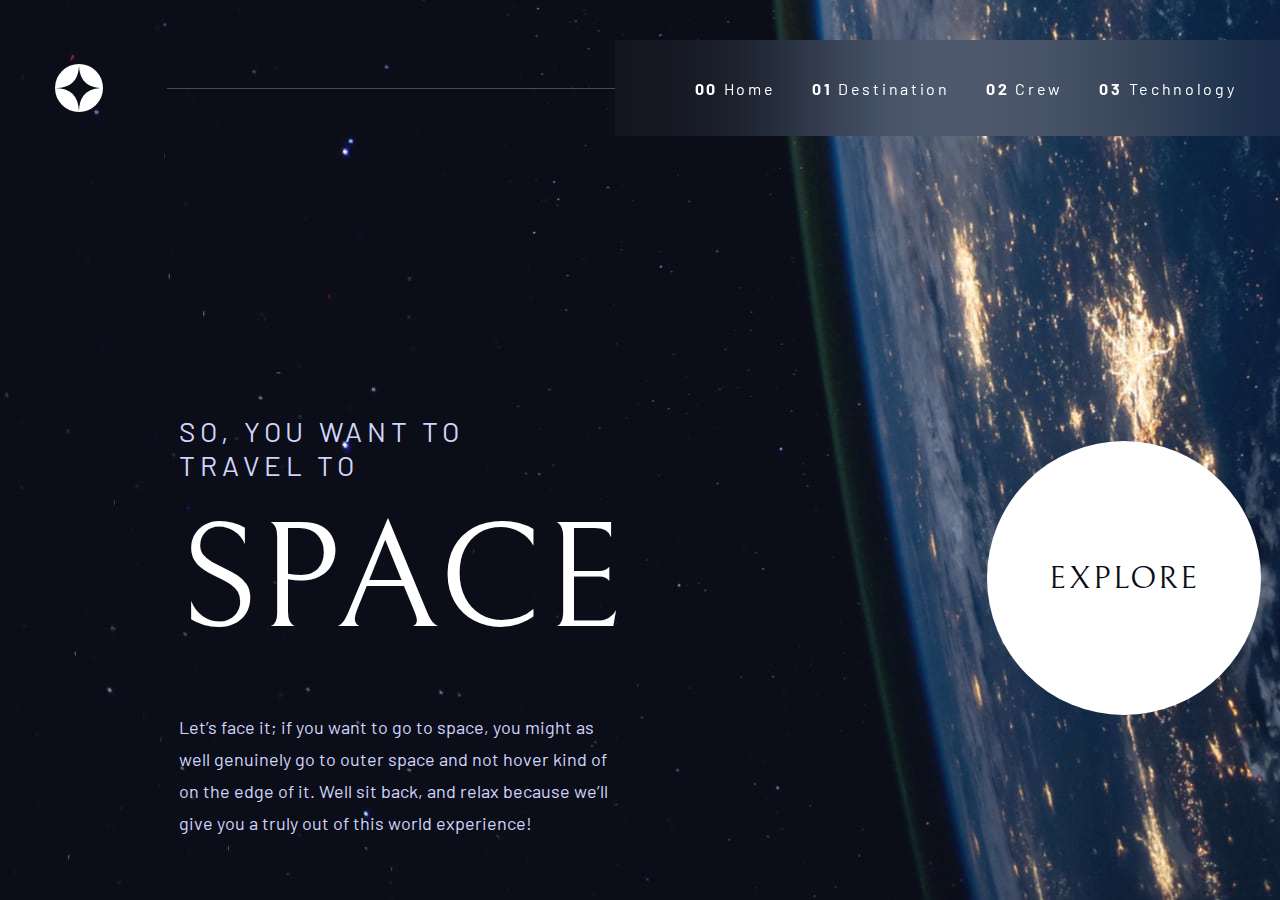
<file: starter-code/index.html>
<!DOCTYPE html>
<html lang="fr">

<head>
  <meta charset="UTF-8">
  <meta name="viewport" content="width=device-width, initial-scale=1.0">

  <link rel="icon" type="image/png" sizes="32x32" href="./assets/favicon-32x32.png">
  <link rel="stylesheet" href="/starter-code/css/style-home.css">

  <title>Frontend Mentor | Space tourism website</title>
</head>

<body>
  <main id="home">
    <header>
      <img src="/starter-code/assets/shared/logo.svg" alt=""></div>
      <div class="ligne"></div>
      <menu>
        <ul>
          <li> <a href="#"> <span>00</span> Home</li></a>
          <li> <a href="#"> <span>01</span> Destination</li></a>
          <li> <a href="#"> <span>02</span> Crew</li></a>
          <li> <a href="#"> <span>03</span> Technology</li></a>
        </ul>
      </menu>
    </header>
    <article>
      <div class="textes">
        <p>So, you want to travel to</p>
        <p>Space</p>
        <p>Let’s face it; if you want to go to space, you might as well genuinely go to
          outer space and not hover kind of on the edge of it. Well sit back, and relax
          because we’ll give you a truly out of this world experience!</p>
      </div>
      <div class="texte-explore">
        <p>Explore</p>
      </div>

    </article>
  </main>
</body>

</html>
</file>
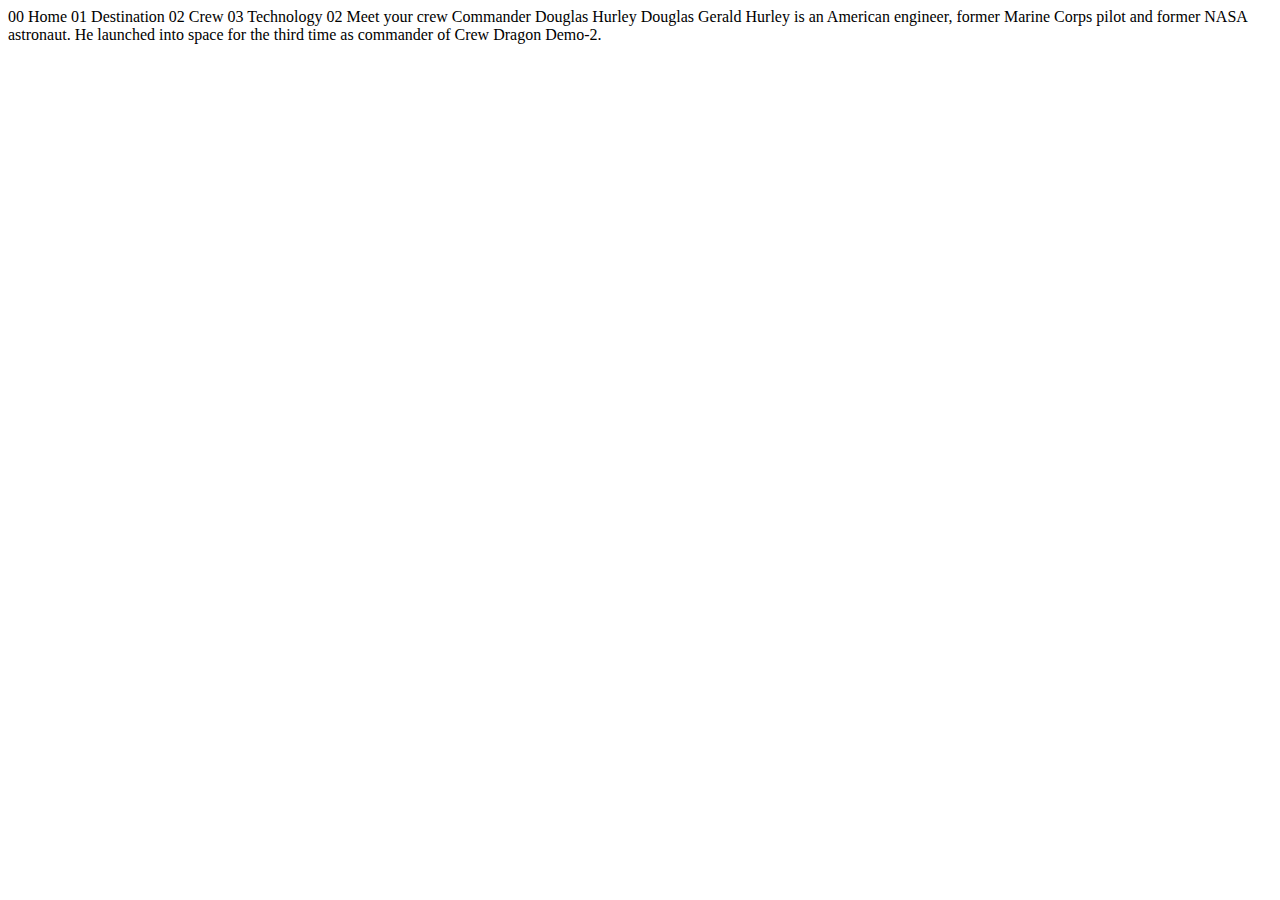
<file: starter-code/crew-commander.html>
<!DOCTYPE html>
<html lang="en">
<head>
  <meta charset="UTF-8">
  <meta name="viewport" content="width=device-width, initial-scale=1.0">

  <link rel="icon" type="image/png" sizes="32x32" href="./assets/favicon-32x32.png">
  
  <title>Frontend Mentor | Space tourism website</title>
</head>
<body>

  00 Home
  01 Destination
  02 Crew
  03 Technology

  02 Meet your crew

  Commander
  Douglas Hurley

  Douglas Gerald Hurley is an American engineer, former Marine Corps pilot 
  and former NASA astronaut. He launched into space for the third time as 
  commander of Crew Dragon Demo-2.
</body>
</html>
</file>
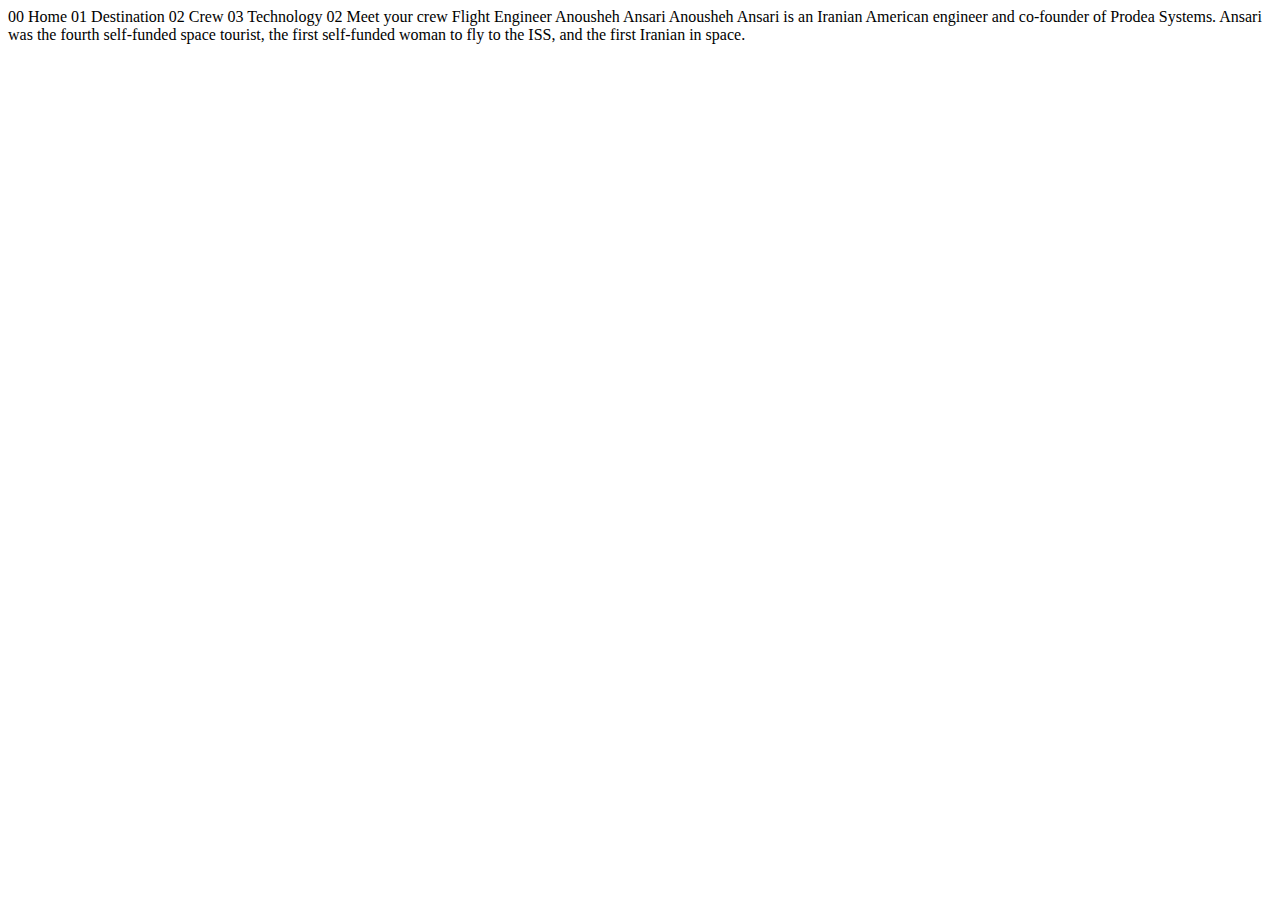
<file: starter-code/crew-engineer.html>
<!DOCTYPE html>
<html lang="en">
<head>
  <meta charset="UTF-8">
  <meta name="viewport" content="width=device-width, initial-scale=1.0">

  <link rel="icon" type="image/png" sizes="32x32" href="./assets/favicon-32x32.png">
  
  <title>Frontend Mentor | Space tourism website</title>
</head>
<body>

  00 Home
  01 Destination
  02 Crew
  03 Technology

  02 Meet your crew

  Flight Engineer
  Anousheh Ansari

  Anousheh Ansari is an Iranian American engineer and co-founder of Prodea Systems. 
  Ansari was the fourth self-funded space tourist, the first self-funded woman to 
  fly to the ISS, and the first Iranian in space. 
</body>
</html>
</file>
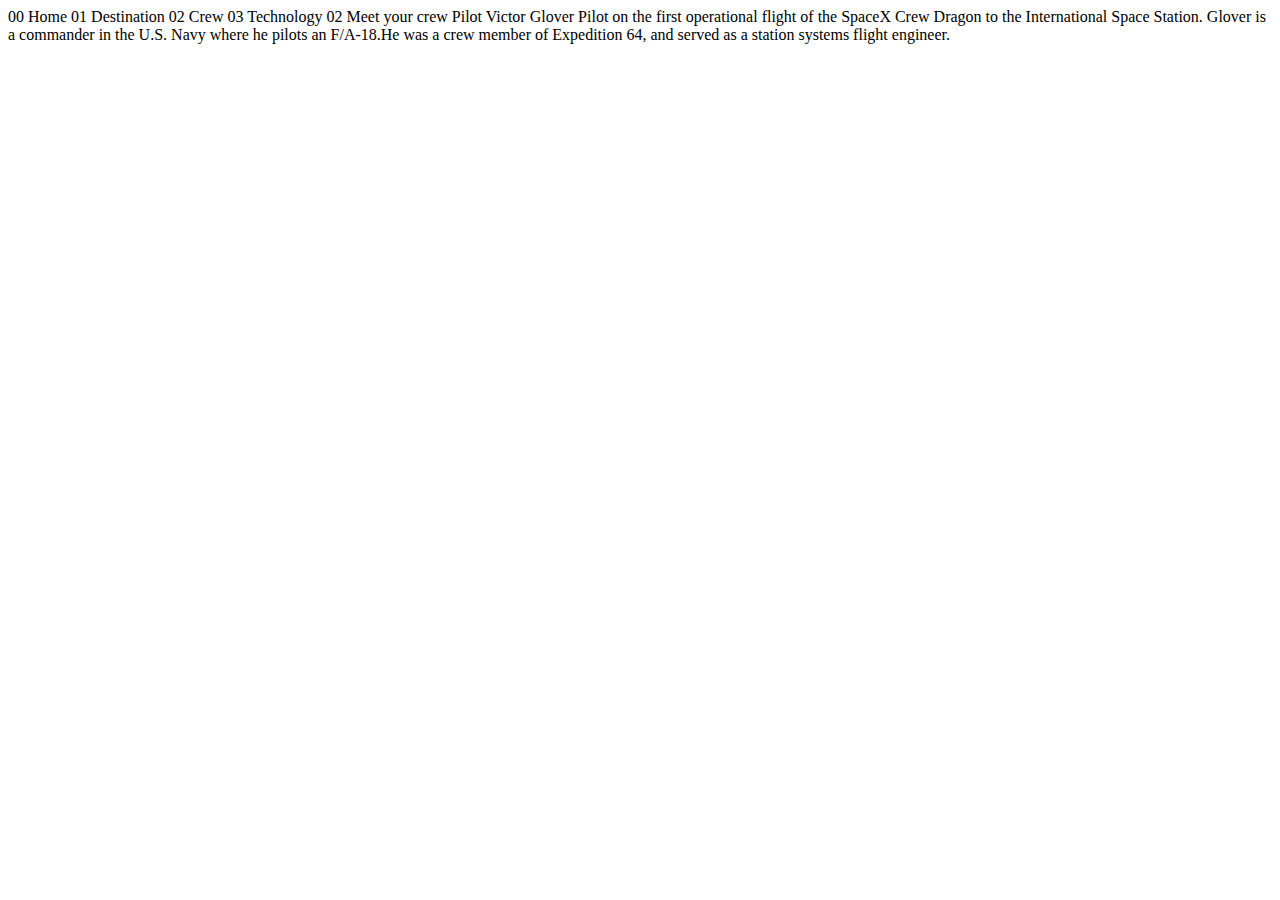
<file: starter-code/crew-pilot.html>
<!DOCTYPE html>
<html lang="en">
<head>
  <meta charset="UTF-8">
  <meta name="viewport" content="width=device-width, initial-scale=1.0">

  <link rel="icon" type="image/png" sizes="32x32" href="./assets/favicon-32x32.png">
  
  <title>Frontend Mentor | Space tourism website</title>
</head>
<body>

  00 Home
  01 Destination
  02 Crew
  03 Technology

  02 Meet your crew

  Pilot
  Victor Glover

  Pilot on the first operational flight of the SpaceX Crew Dragon to the 
  International Space Station. Glover is a commander in the U.S. Navy where 
  he pilots an F/A-18.He was a crew member of Expedition 64, and served as a 
  station systems flight engineer. 
</body>
</html>
</file>
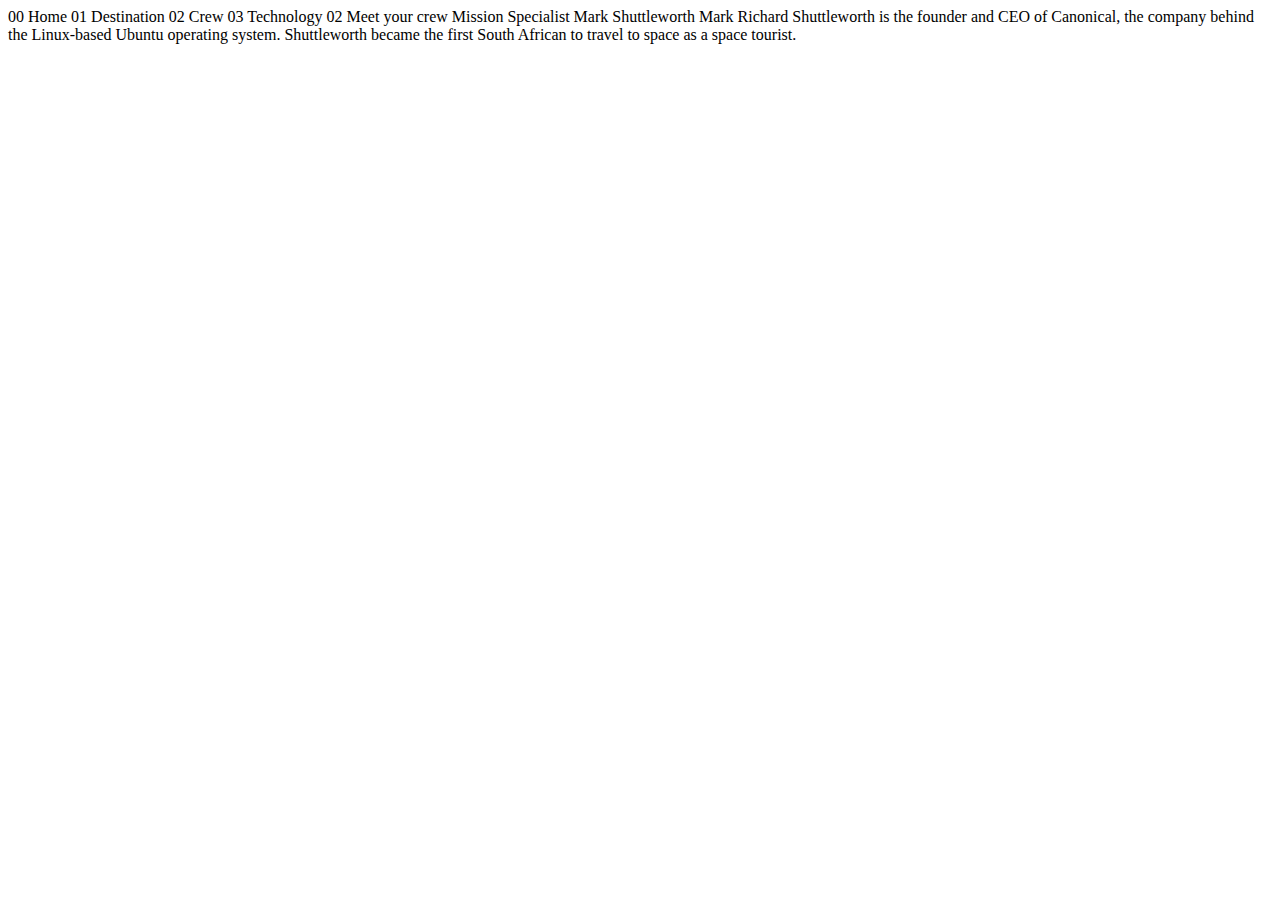
<file: starter-code/crew-specialist.html>
<!DOCTYPE html>
<html lang="en">
<head>
  <meta charset="UTF-8">
  <meta name="viewport" content="width=device-width, initial-scale=1.0">

  <link rel="icon" type="image/png" sizes="32x32" href="./assets/favicon-32x32.png">
  
  <title>Frontend Mentor | Space tourism website</title>
</head>
<body>

  00 Home
  01 Destination
  02 Crew
  03 Technology

  02 Meet your crew

  Mission Specialist
  Mark Shuttleworth

  Mark Richard Shuttleworth is the founder and CEO of Canonical, the company behind 
  the Linux-based Ubuntu operating system. Shuttleworth became the first South 
  African to travel to space as a space tourist.
</body>
</html>
</file>
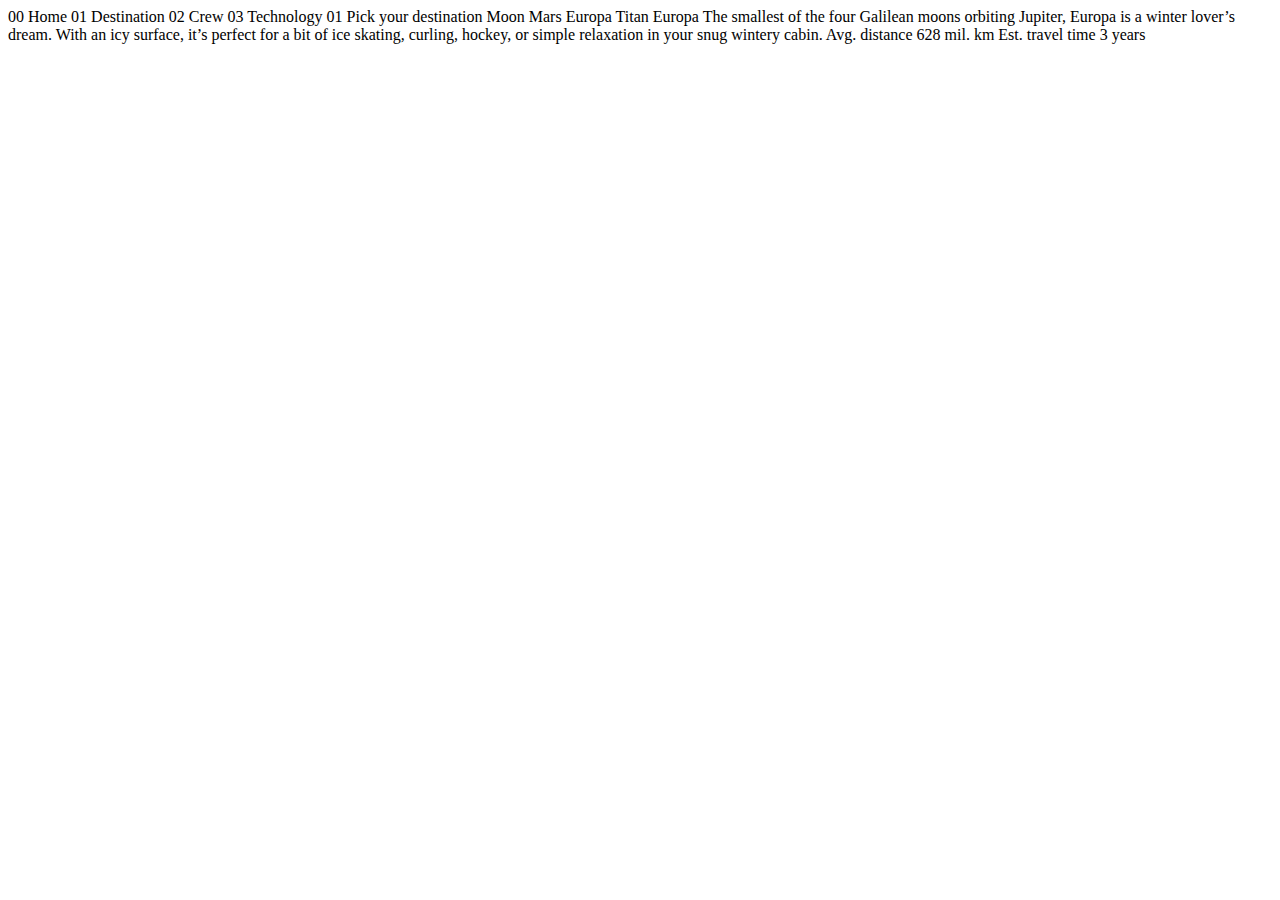
<file: starter-code/destination-europa.html>
<!DOCTYPE html>
<html lang="en">
<head>
  <meta charset="UTF-8">
  <meta name="viewport" content="width=device-width, initial-scale=1.0">

  <link rel="icon" type="image/png" sizes="32x32" href="./assets/favicon-32x32.png">
  
  <title>Frontend Mentor | Space tourism website</title>
</head>
<body>

  00 Home
  01 Destination
  02 Crew
  03 Technology

  01 Pick your destination

  Moon
  Mars
  Europa
  Titan

  Europa

  The smallest of the four Galilean moons orbiting Jupiter, Europa is a 
  winter lover’s dream. With an icy surface, it’s perfect for a bit of 
  ice skating, curling, hockey, or simple relaxation in your snug 
  wintery cabin.

  Avg. distance
  628 mil. km

  Est. travel time
  3 years
</body>
</html>
</file>
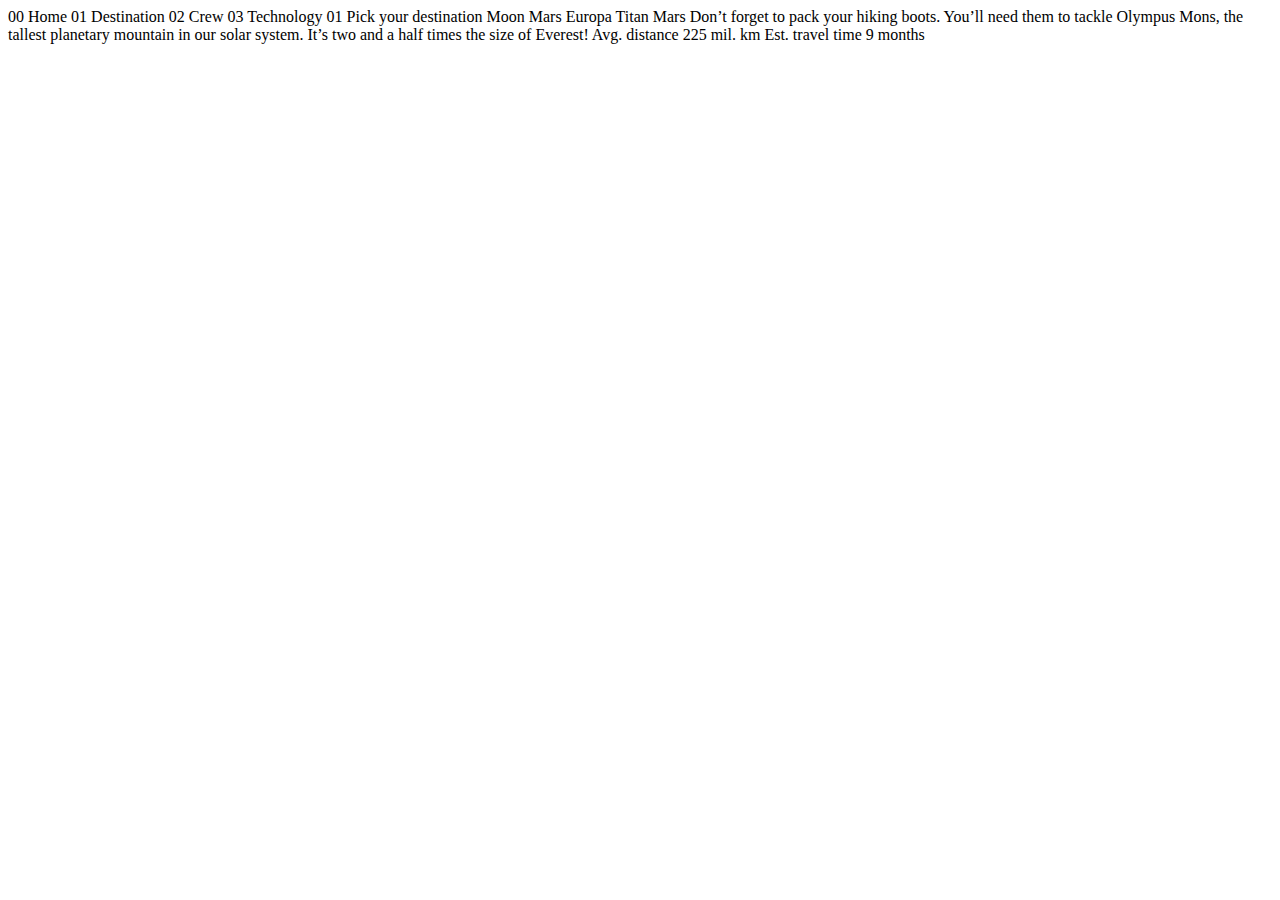
<file: starter-code/destination-mars.html>
<!DOCTYPE html>
<html lang="en">
<head>
  <meta charset="UTF-8">
  <meta name="viewport" content="width=device-width, initial-scale=1.0">

  <link rel="icon" type="image/png" sizes="32x32" href="./assets/favicon-32x32.png">
  
  <title>Frontend Mentor | Space tourism website</title>
</head>
<body>

  00 Home
  01 Destination
  02 Crew
  03 Technology

  01 Pick your destination

  Moon
  Mars
  Europa
  Titan

  Mars

  Don’t forget to pack your hiking boots. You’ll need them to tackle Olympus Mons, 
  the tallest planetary mountain in our solar system. It’s two and a half times 
  the size of Everest!

  Avg. distance
  225 mil. km

  Est. travel time
  9 months
</body>
</html>
</file>
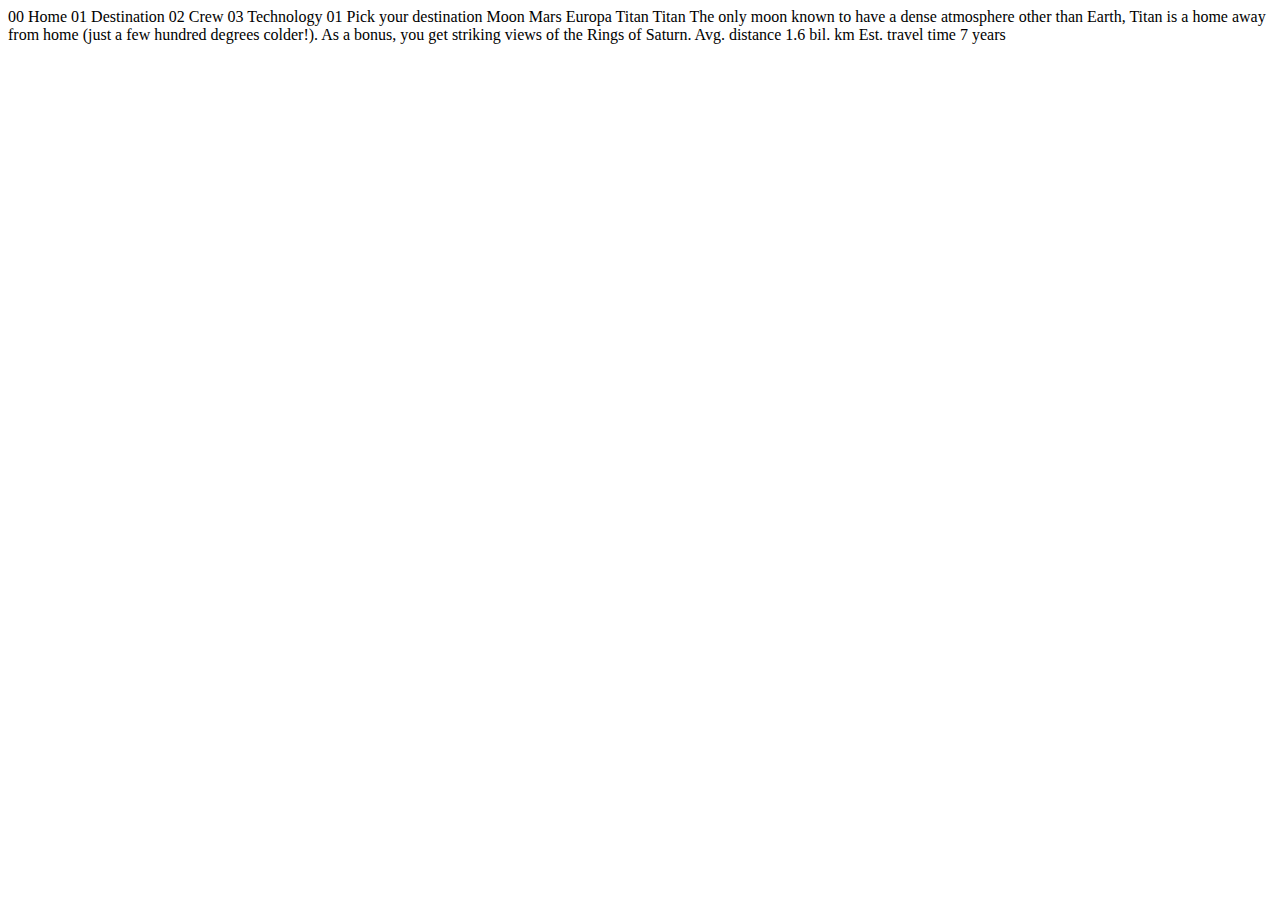
<file: starter-code/destination-titan.html>
<!DOCTYPE html>
<html lang="en">
<head>
  <meta charset="UTF-8">
  <meta name="viewport" content="width=device-width, initial-scale=1.0">

  <link rel="icon" type="image/png" sizes="32x32" href="./assets/favicon-32x32.png">
  
  <title>Frontend Mentor | Space tourism website</title>
</head>
<body>

  00 Home
  01 Destination
  02 Crew
  03 Technology

  01 Pick your destination

  Moon
  Mars
  Europa
  Titan

  Titan

  The only moon known to have a dense atmosphere other than Earth, Titan 
  is a home away from home (just a few hundred degrees colder!). As a 
  bonus, you get striking views of the Rings of Saturn.

  Avg. distance
  1.6 bil. km

  Est. travel time
  7 years
</body>
</html>
</file>
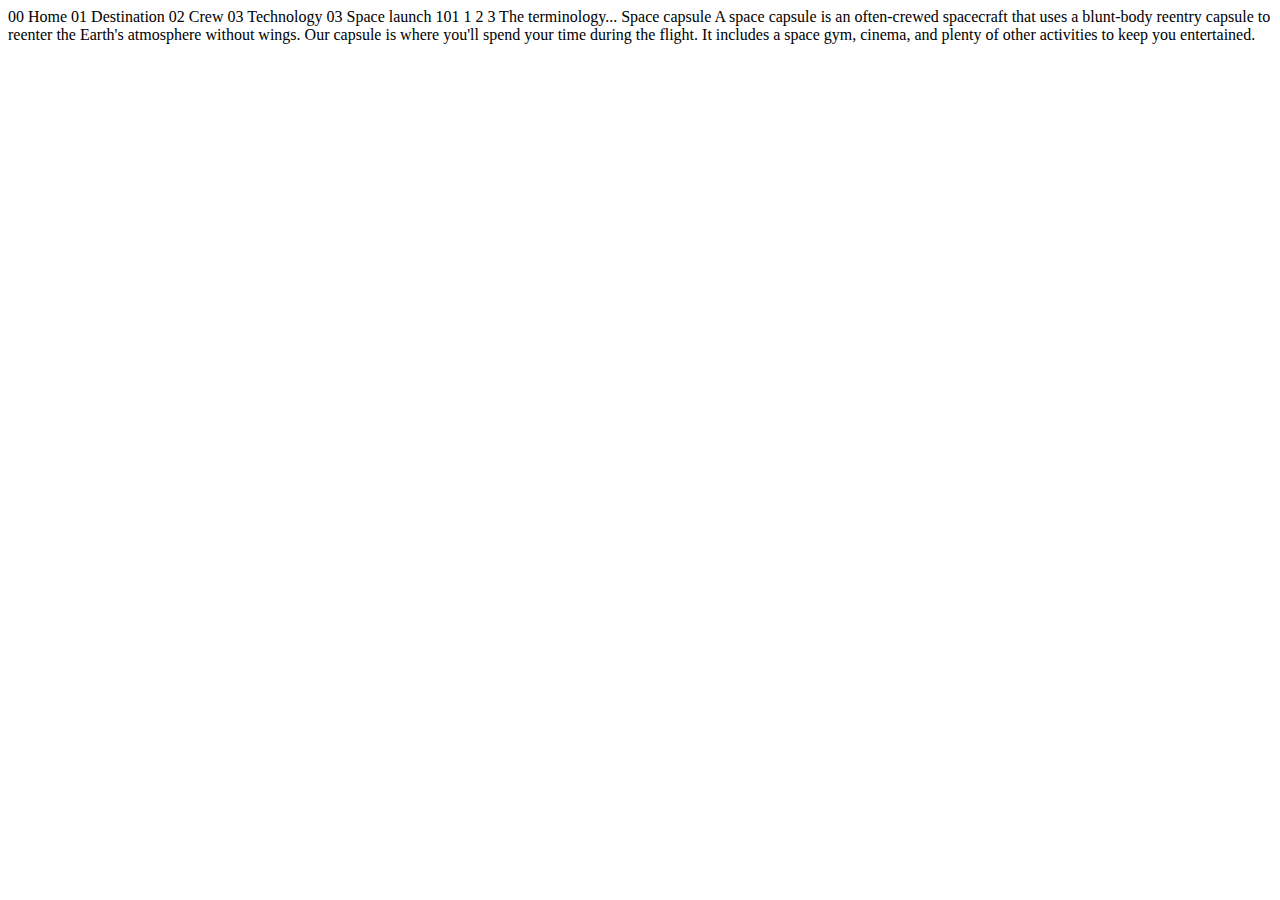
<file: starter-code/technology-capsule.html>
<!DOCTYPE html>
<html lang="en">
<head>
  <meta charset="UTF-8">
  <meta name="viewport" content="width=device-width, initial-scale=1.0">

  <link rel="icon" type="image/png" sizes="32x32" href="./assets/favicon-32x32.png">
  
  <title>Frontend Mentor | Space tourism website</title>
</head>
<body>

  00 Home
  01 Destination
  02 Crew
  03 Technology

  03 Space launch 101

  1
  2
  3

  The terminology...
  Space capsule

  A space capsule is an often-crewed spacecraft that uses a blunt-body reentry 
  capsule to reenter the Earth's atmosphere without wings. Our capsule is where 
  you'll spend your time during the flight. It includes a space gym, cinema, 
  and plenty of other activities to keep you entertained.
</body>
</html>
</file>
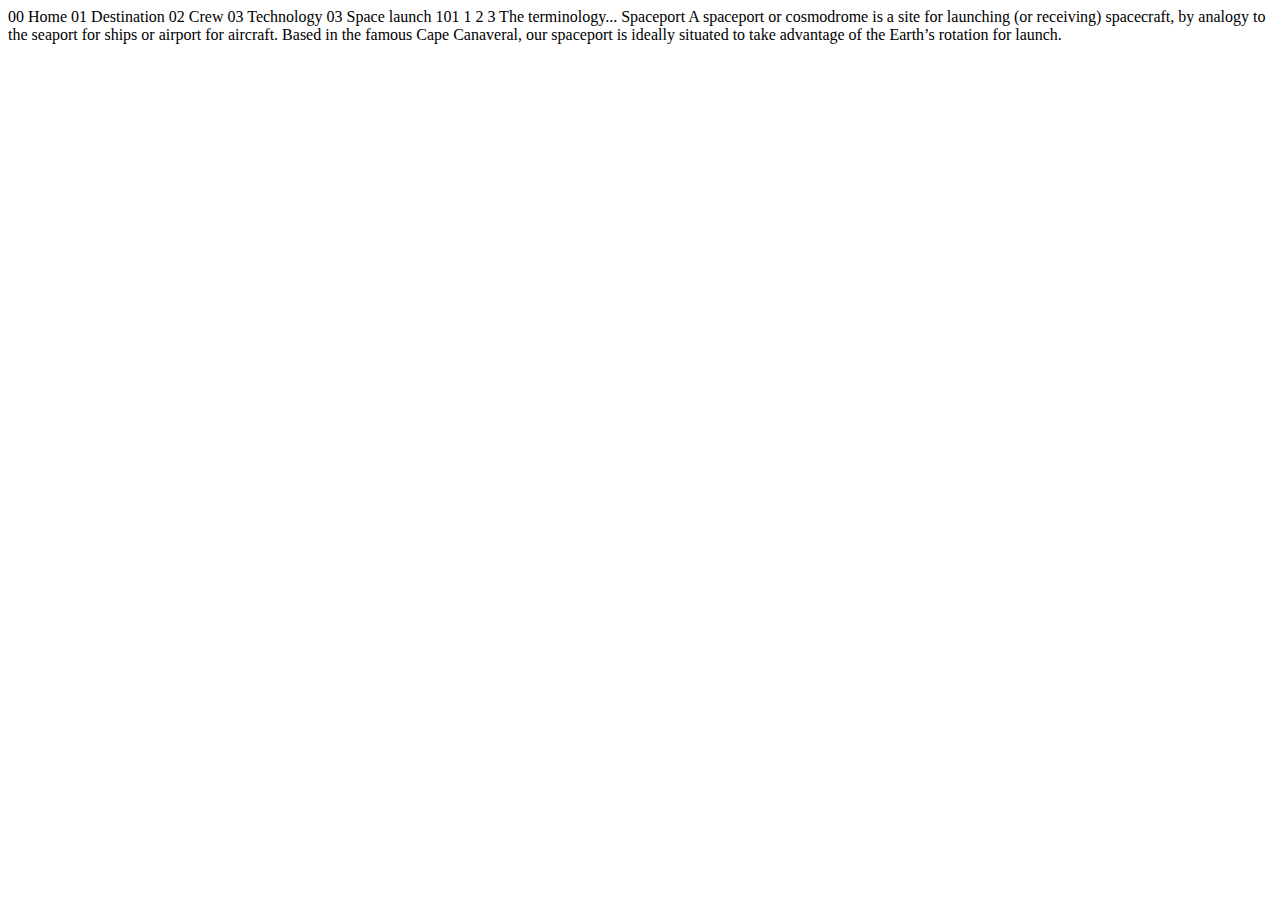
<file: starter-code/technology-spaceport.html>
<!DOCTYPE html>
<html lang="en">
<head>
  <meta charset="UTF-8">
  <meta name="viewport" content="width=device-width, initial-scale=1.0">

  <link rel="icon" type="image/png" sizes="32x32" href="./assets/favicon-32x32.png">
  
  <title>Frontend Mentor | Space tourism website</title>
</head>
<body>

  00 Home
  01 Destination
  02 Crew
  03 Technology

  03 Space launch 101

  1
  2
  3

  The terminology...
  Spaceport

  A spaceport or cosmodrome is a site for launching (or receiving) spacecraft, 
  by analogy to the seaport for ships or airport for aircraft. Based in the 
  famous Cape Canaveral, our spaceport is ideally situated to take advantage 
  of the Earth’s rotation for launch.
</body>
</html>
</file>
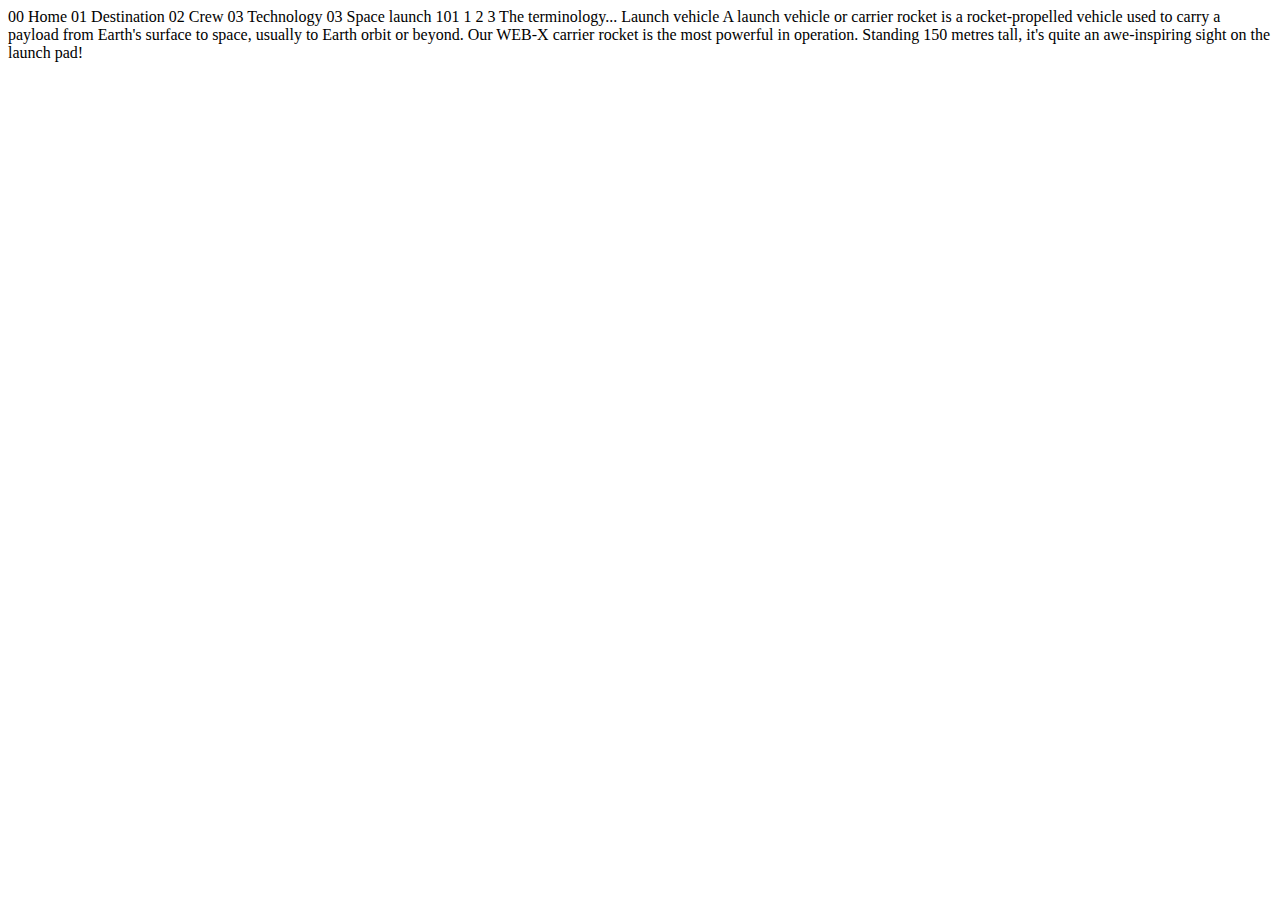
<file: starter-code/technology-vehicle.html>
<!DOCTYPE html>
<html lang="en">
<head>
  <meta charset="UTF-8">
  <meta name="viewport" content="width=device-width, initial-scale=1.0">

  <link rel="icon" type="image/png" sizes="32x32" href="./assets/favicon-32x32.png">
  
  <title>Frontend Mentor | Space tourism website</title>
</head>
<body>

  00 Home
  01 Destination
  02 Crew
  03 Technology

  03 Space launch 101

  1
  2
  3

  The terminology...
  Launch vehicle

  A launch vehicle or carrier rocket is a rocket-propelled vehicle used to carry a 
  payload from Earth's surface to space, usually to Earth orbit or beyond. Our 
  WEB-X carrier rocket is the most powerful in operation. Standing 150 metres tall, 
  it's quite an awe-inspiring sight on the launch pad!
</body>
</html>
</file>
<file: starter-code/css/style-home.css>
@import url("https://fonts.googleapis.com/css2?family=Bellefair&display=swap");
@import url("https://fonts.googleapis.com/css2?family=Barlow:wght@400;700&display=swap");
html {
  font-family: "Bellefair", serif;
  margin: 0;
  padding: 0;
}

html body {
  margin: 0;
  padding: 0;
  display: -webkit-box;
  display: -ms-flexbox;
  display: flex;
  -webkit-box-orient: vertical;
  -webkit-box-direction: normal;
      -ms-flex-direction: column;
          flex-direction: column;
  -webkit-box-pack: center;
      -ms-flex-pack: center;
          justify-content: center;
  color: #ffffff;
}

html body main {
  width: 1440px;
  height: 900px;
  background: center/contain no-repeat url(/starter-code/assets/home/background-home-desktop.jpg);
}

html body main header {
  width: 1385px;
  height: 96px;
  padding: 40px 0px 0px 55px;
  display: -webkit-box;
  display: -ms-flexbox;
  display: flex;
  -webkit-box-align: center;
      -ms-flex-align: center;
          align-items: center;
  margin-bottom: 251px;
}

html body main header img {
  width: 48px;
  height: 48px;
}

html body main header .ligne {
  display: -webkit-box;
  display: -ms-flexbox;
  display: flex;
  -webkit-box-orient: vertical;
  -webkit-box-direction: normal;
      -ms-flex-direction: column;
          flex-direction: column;
  -webkit-box-pack: center;
      -ms-flex-pack: center;
          justify-content: center;
  opacity: 0.25;
  -webkit-box-align: center;
      -ms-flex-align: center;
          align-items: center;
  width: 473px;
  height: 1px;
  margin-left: 64px;
  mix-blend-mode: normal;
  background: #ffffff;
}

html body main header menu {
  display: -webkit-box;
  display: -ms-flexbox;
  display: flex;
  background: rgba(255, 255, 255, 0.04);
  -webkit-backdrop-filter: blur(81.5485px);
          backdrop-filter: blur(81.5485px);
  width: 830px;
  height: 96px;
  -webkit-box-align: center;
      -ms-flex-align: center;
          align-items: center;
  -webkit-box-pack: justify;
      -ms-flex-pack: justify;
          justify-content: space-between;
}

html body main header menu ul {
  width: 542px;
  height: 19px;
  display: -webkit-box;
  display: -ms-flexbox;
  display: flex;
  -webkit-box-pack: justify;
      -ms-flex-pack: justify;
          justify-content: space-between;
}

html body main header menu ul li {
  list-style: none;
  font-family: "Barlow", sans-serif;
  font-weight: 400;
  height: 19px;
  font-size: 16px;
  line-height: 19.2px;
  letter-spacing: 2.7px;
}

html body main header menu ul li :hover {
  text-decoration: underline;
  text-underline-offset: 35px;
  text-decoration-thickness: 3px;
}

html body main header menu ul li a {
  color: #ffffff;
  text-decoration: none;
}

html body main header menu ul li a span {
  font-weight: 700;
}

html body main article {
  display: -webkit-box;
  display: -ms-flexbox;
  display: flex;
  -ms-flex-pack: distribute;
      justify-content: space-around;
  -webkit-box-align: center;
      -ms-flex-align: center;
          align-items: center;
}

html body main article .textes {
  width: 450px;
  height: 382px;
  display: -webkit-box;
  display: -ms-flexbox;
  display: flex;
  -webkit-box-orient: vertical;
  -webkit-box-direction: normal;
      -ms-flex-direction: column;
          flex-direction: column;
}

html body main article .textes :nth-child(1) {
  width: 379px;
  height: 34px;
  font-weight: 400;
  font-style: normal;
  font-size: 28px;
  line-height: 33.6px;
  letter-spacing: 4.72px;
  color: #d0d6f9;
  text-transform: uppercase;
  font-family: "Barlow", sans-serif;
  margin-bottom: 24px;
}

html body main article .textes :nth-child(2) {
  width: 445px;
  height: 172px;
  font-size: 150px;
  line-height: 171.9px;
  font-family: 'Bellefair';
  font-style: normal;
  font-weight: 400;
  font-size: 150px;
  text-transform: uppercase;
  margin-bottom: 24px;
  margin-top: 24px;
}

html body main article .textes :nth-child(3) {
  width: 444px;
  height: 128px;
  font-family: "Barlow", sans-serif;
  font-size: 18px;
  font-family: 'Barlow';
  font-style: normal;
  font-weight: 400;
  line-height: 32px;
  color: #d0d6f9;
}

html body main article .texte-explore {
  background-color: #ffffff;
  width: 274px;
  height: 274px;
  display: -webkit-box;
  display: -ms-flexbox;
  display: flex;
  -webkit-box-align: center;
      -ms-flex-align: center;
          align-items: center;
  -webkit-box-pack: center;
      -ms-flex-pack: center;
          justify-content: center;
  border-radius: 50%;
}

html body main article .texte-explore p {
  font-family: 'Bellefair', serif;
  font-style: normal;
  font-weight: 400;
  font-size: 32px;
  line-height: 37px;
  /* identical to box height */
  color: #0b0d17;
  letter-spacing: 2px;
  text-transform: uppercase;
}
/*# sourceMappingURL=style-home.css.map */
</file>
